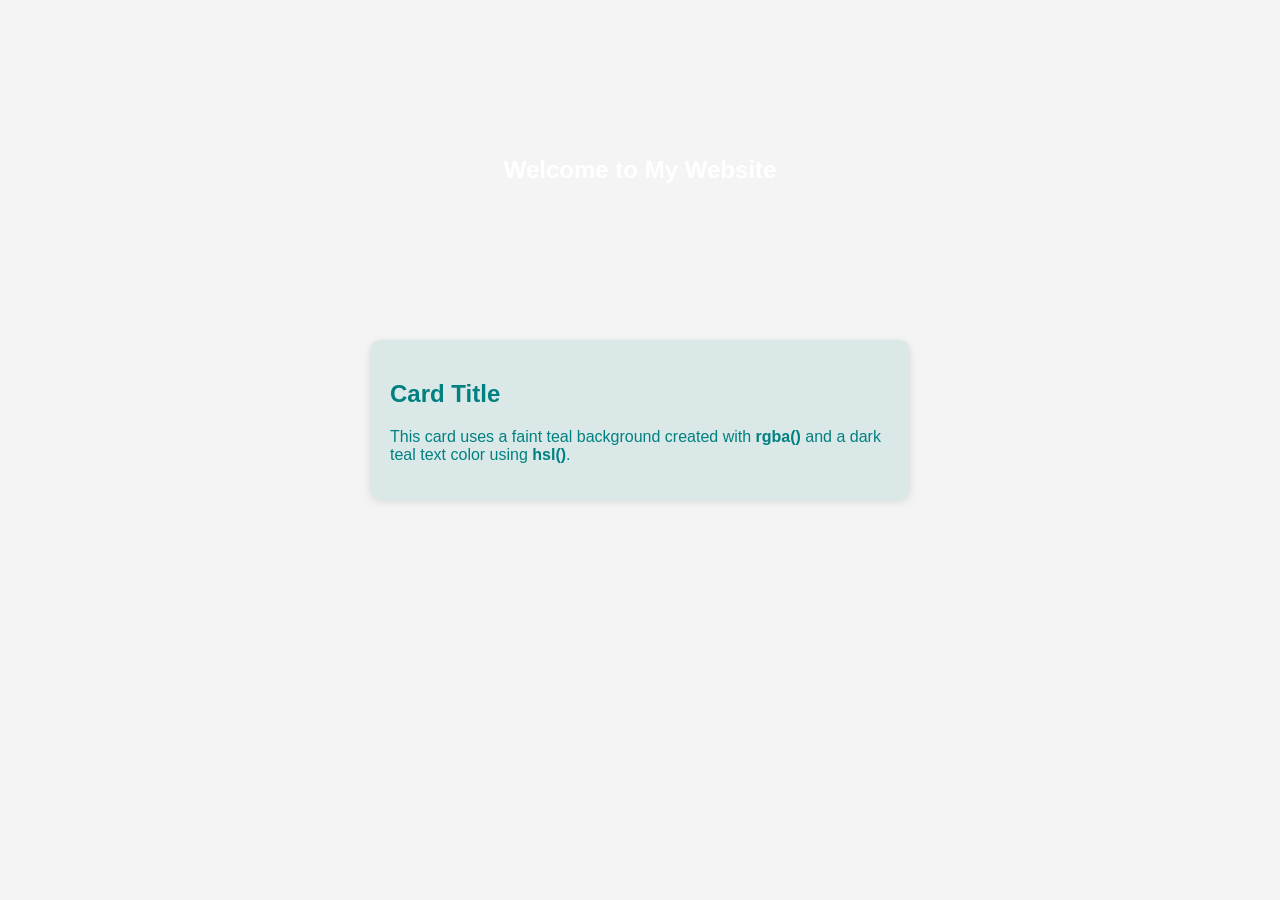
<file: background/index.html>
<!DOCTYPE html>
<html lang="en">
<head>
    <meta charset="UTF-8">
    <title>CSS Color Example</title>

    <style>
        body{
            background-color:#f4f4f4;
            color:#333;
            font-family:Arial, sans-serif;
            margin:0;
            padding:20px;
        }

        .card{
            background-color:rgba(0,128,128,0.1);
            color:hsl(180,100%,25%);
            padding:20px;
            border-radius:10px;
            max-width:500px;
            margin:20px auto;
            box-shadow:0 2px 8px rgba(0,0,0,0.1);
        }

        .hero{
            background-image:url("https://picsum.photos/id/1018/800/400");
            background-size:cover;
            background-position:center;
            background-repeat:no-repeat;
            color:white;
            height:300px;
            display:flex;
            align-items:center;
            justify-content:center;
            text-align:center;
            border-radius:10px;
            margin-bottom:20px;
        }

        .hero h1{
            background:transparent;
            padding:10px 20px;
            border-radius:5px;
        }
    </style>
</head>

<body>

<section class="hero">
    <h1>Welcome to My Website</h1>
</section>

<div class="card">
    <h2>Card Title</h2>

    <p>
        This card uses a faint teal background created with
        <strong>rgba()</strong> and a dark teal text color using
        <strong>hsl()</strong>.
    </p>
</div>

</body>
</html>
</file>
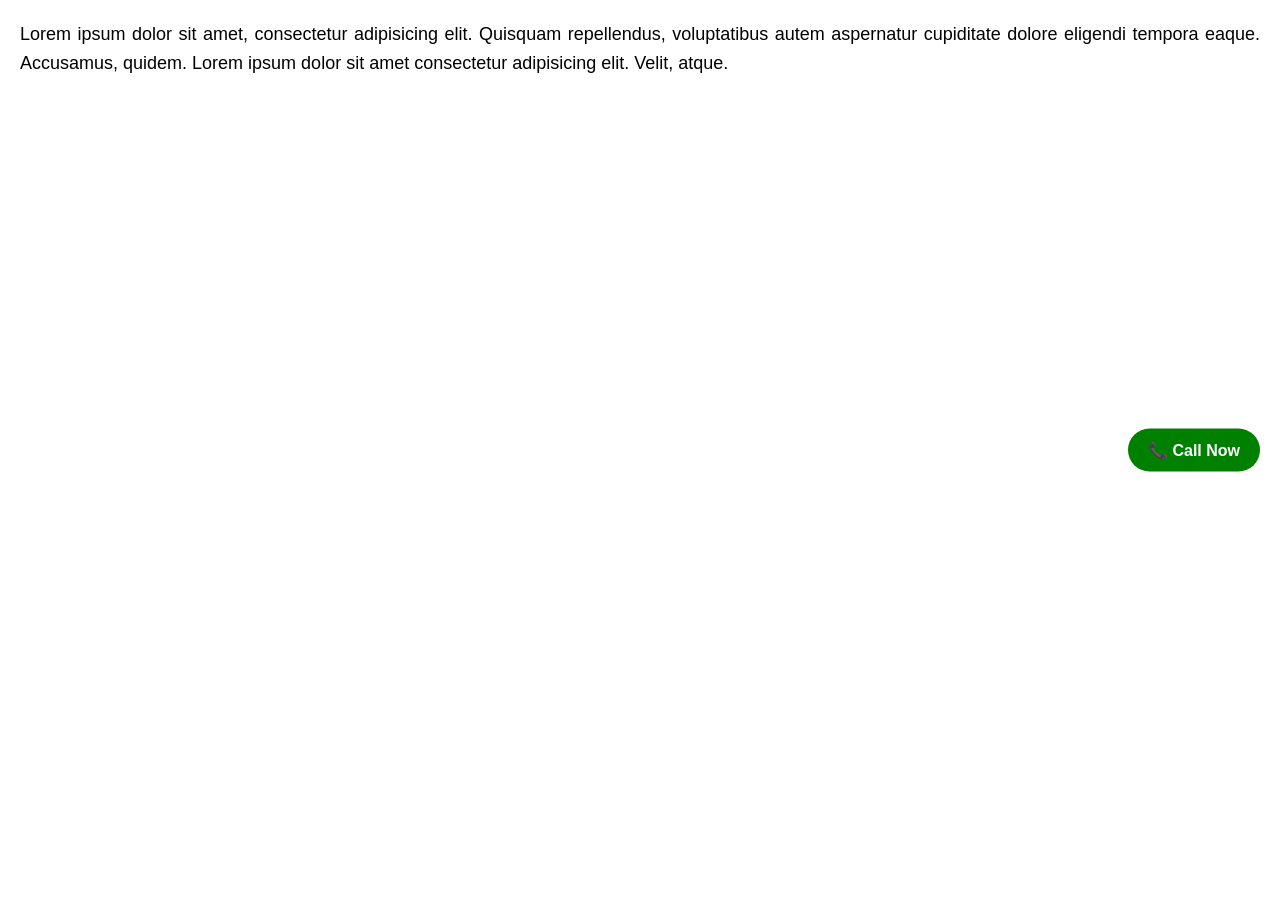
<file: boxModel/index.html>
<!DOCTYPE html>
<html>
<head>
<style>
body{
    font-family: Arial, sans-serif;
    margin: 20px;
}

p{
    font-size: 18px;
    line-height: 1.6;
    text-align: justify;
}

.call-box{
    position: fixed;
    right: 20px;
    top: 50%;
    transform: translateY(-50%);
    background: green;
    color: white;
    padding: 12px 20px;
    border-radius: 30px;
    font-weight: bold;
}
</style>
</head>

<body>

<p>
Lorem ipsum dolor sit amet, consectetur adipisicing elit. Quisquam
repellendus, voluptatibus autem aspernatur cupiditate dolore eligendi
tempora eaque. Accusamus, quidem. Lorem ipsum dolor sit amet consectetur
adipisicing elit. Velit, atque.
</p>

<div class="call-box">
📞 Call Now
</div>

</body>
</html>
</file>
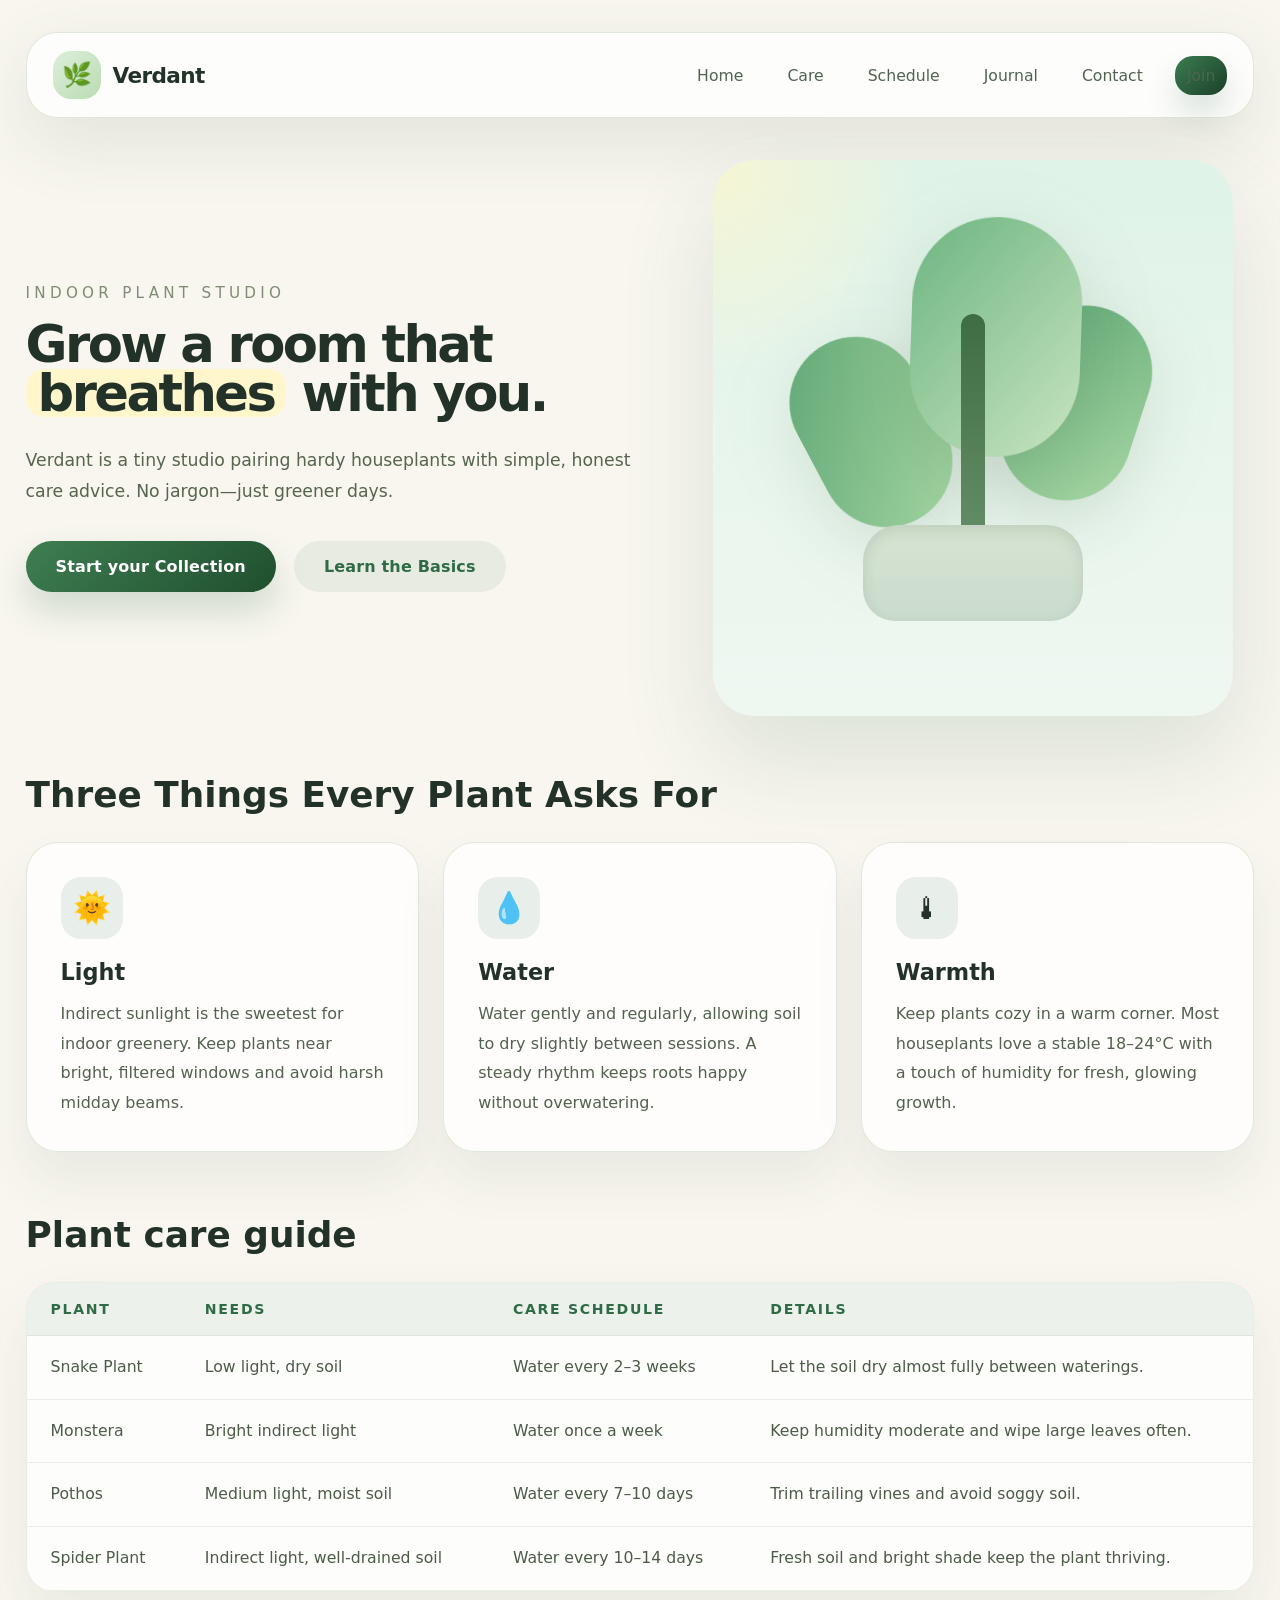
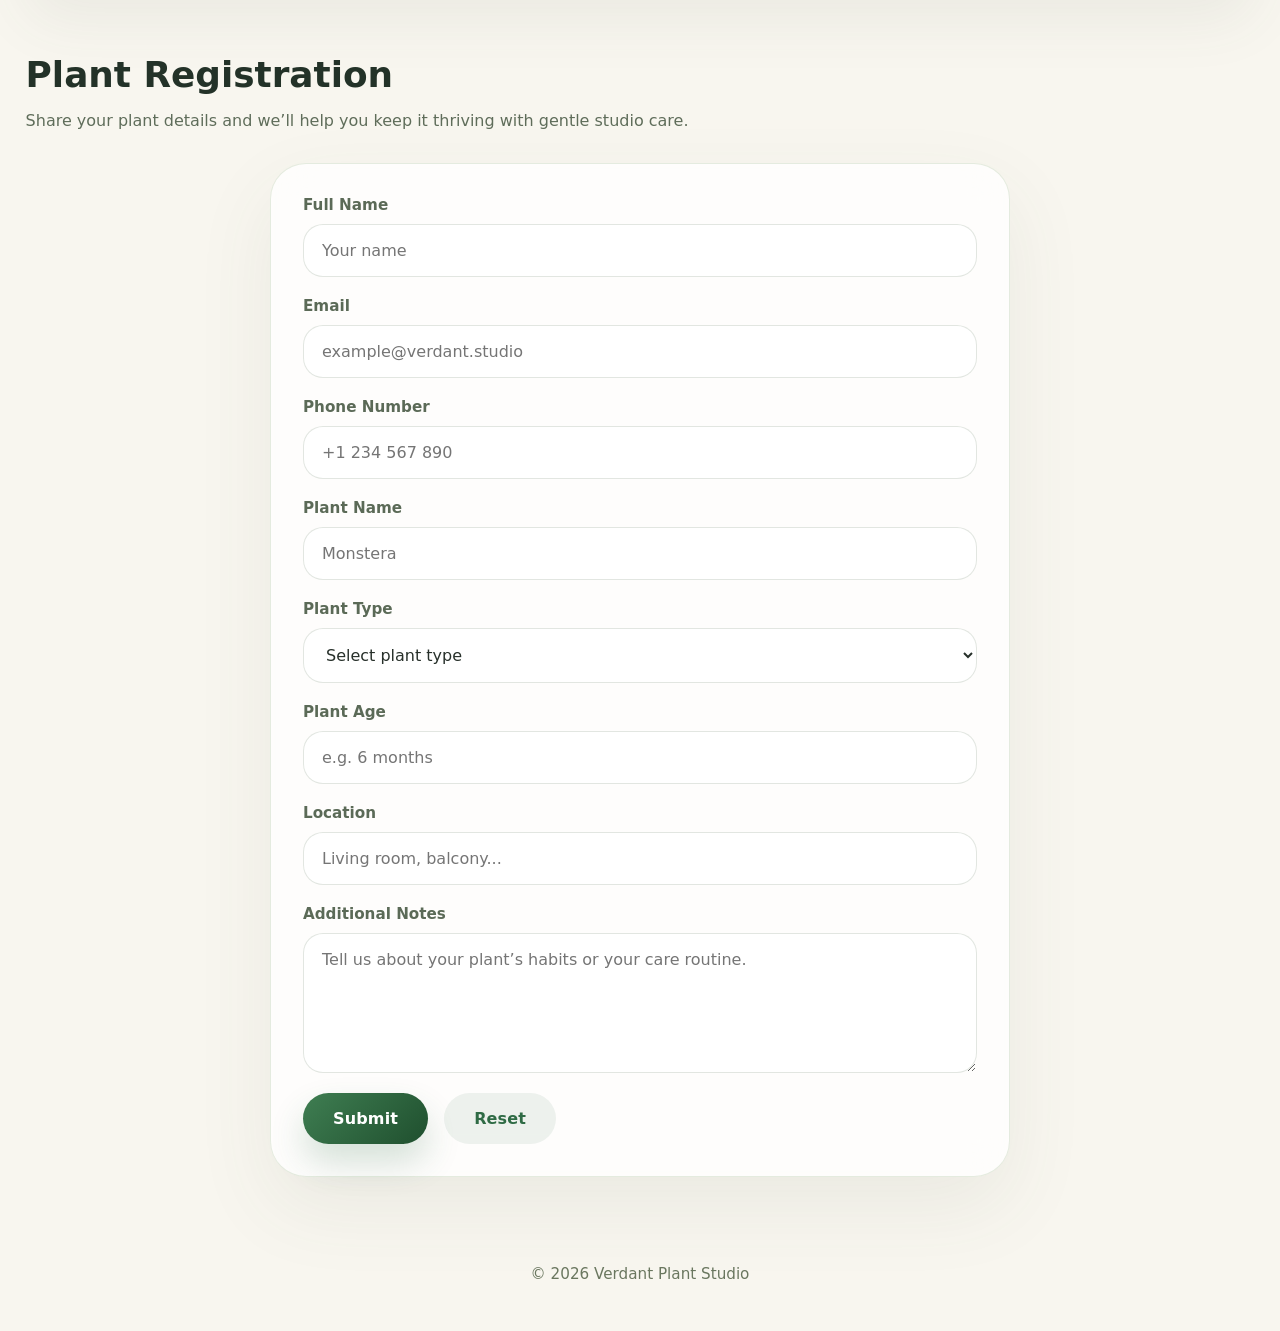
<file: project/index.html>
<!DOCTYPE html>
<html lang="en">
<head>
    <meta charset="UTF-8" />
    <meta name="viewport" content="width=device-width, initial-scale=1.0" />
    <title>Verdant Plant Studio</title>
    <style>
        :root {
            color-scheme: light;
            font-family: Inter, system-ui, -apple-system, BlinkMacSystemFont, "Segoe UI", sans-serif;
            font-size: 16px;
            color: #233228;
            background: #F8F6EF;
            --surface: rgba(255, 255, 255, 0.82);
            --surface-strong: rgba(255, 255, 255, 0.94);
            --border: rgba(145, 176, 132, 0.28);
            --shadow: 0 24px 70px rgba(72, 95, 75, 0.12);
            --accent: #2f6b45;
            --highlight: #fff6cc;
        }
        * { box-sizing: border-box; }
        html, body { margin: 0; min-height: 100%; }
        body { background: #F8F6EF; color: #233228; }
        img, svg { display: block; max-width: 100%; }
        button, a, input, select, textarea { font: inherit; }
        a { color: inherit; text-decoration: none; }
        .page-shell { width: min(1240px, 96%); margin: 0 auto; padding: 32px 0 48px; }
        .topbar { display: flex; align-items: center; justify-content: space-between; gap: 24px; padding: 18px 26px; border-radius: 32px; background: rgba(255,255,255,0.75); border: 1px solid var(--border); box-shadow: var(--shadow); backdrop-filter: blur(18px); margin-bottom: 42px; }
        .brand { display: flex; align-items: center; gap: 12px; }
        .brand-mark { width: 48px; height: 48px; border-radius: 18px; background: linear-gradient(135deg, #ddefdc, #b9dcb1); display: inline-flex; align-items: center; justify-content: center; font-size: 24px; }
        .brand-name { font-size: 1.35rem; font-weight: 700; letter-spacing: -0.03em; }
        .nav-links { display: flex; flex-wrap: wrap; align-items: center; gap: 20px; }
        .nav-links a { color: #4f6450; font-size: 0.98rem; padding: 10px 12px; border-radius: 18px; transition: transform 0.25s ease, background 0.25s ease, color 0.25s ease; }
        .nav-links a:hover, .nav-links a:focus-visible { transform: translateY(-2px); background: rgba(47,107,69,0.08); color: #2f6b45; }
        .nav-cta { color: #fff; background: linear-gradient(135deg, #3b7d4f, #1b3f2a); padding: 12px 24px; border-radius: 24px; box-shadow: 0 18px 30px rgba(47,107,69,0.18); }
        .hero { display: grid; grid-template-columns: minmax(0,1.1fr) minmax(360px,1fr); gap: 48px; align-items: center; margin-bottom: 60px; }
        .hero-copy { max-width: 620px; }
        .eyebrow { margin: 0 0 18px; color: #7f8d74; font-size: 0.95rem; letter-spacing: 0.28em; text-transform: uppercase; }
        .hero h1 { margin: 0; font-size: clamp(3rem, 4vw, 4.8rem); line-height: 0.95; letter-spacing: -0.05em; max-width: 760px; }
        .hero h1 span { display: inline-flex; background: var(--highlight); border-radius: 18px; padding: 0 12px; }
        .hero-text { margin: 28px 0 34px; max-width: 610px; font-size: 1.08rem; line-height: 1.8; color: #56654d; }
        .hero-actions { display: flex; flex-wrap: wrap; gap: 18px; }
        .btn { display: inline-flex; align-items: center; justify-content: center; border: none; border-radius: 999px; padding: 16px 30px; font-weight: 700; letter-spacing: 0.01em; transition: transform 0.25s ease, box-shadow 0.25s ease, background 0.25s ease; cursor: pointer; }
        .btn-primary { background: linear-gradient(135deg, #3f7e52, #1f4f2e); color: white; box-shadow: 0 18px 35px rgba(47,107,69,0.2); }
        .btn-secondary { background: rgba(47,107,69,0.08); color: #2f6b45; }
        .btn:hover { transform: translateY(-3px); }
        .hero-visual { display: grid; place-items: center; }
        .visual-card { position: relative; width: min(100%,520px); aspect-ratio: 1/1.07; border-radius: 42px; padding: 38px; background: linear-gradient(180deg, #dff3e8 0%, #e6f5eb 38%, #eff7f1 100%); box-shadow: 0 40px 95px rgba(47,107,69,0.14); overflow: hidden; }
        .visual-card::before { content: ""; position: absolute; inset: 0; background: radial-gradient(circle at top left, rgba(255,246,204,0.75), transparent 28%); }
        .visual-glow { position: absolute; inset: 18% 10% auto auto; width: 260px; height: 260px; border-radius: 50%; background: radial-gradient(circle, rgba(255,255,255,0.9), transparent 55%); filter: blur(14px); }
        .plant-illustration { position: relative; width: 100%; height: 100%; display: grid; place-items: center; }
        .leaf, .stem, .pot { position: absolute; border-radius: 999px; transition: transform 0.4s ease; }
        .leaf-one, .leaf-two, .leaf-three { width: 132px; height: 198px; background: linear-gradient(130deg, #5fa775, #a7d7a4); filter: drop-shadow(0 20px 35px rgba(70,103,72,0.18)); }
        .leaf-one { transform: rotate(-28deg); left: 12%; top: 28%; }
        .leaf-two { transform: rotate(18deg); right: 12%; top: 22%; }
        .leaf-three { width: 170px; height: 240px; background: linear-gradient(130deg, #6db580, #c8e4c1); transform: rotate(2deg); left: 36%; top: 4%; }
        .stem { width: 24px; height: 240px; background: linear-gradient(180deg, #3f6d42, #668f69); bottom: 26%; left: 50%; transform: translateX(-50%); }
        .pot { width: 220px; height: 96px; background: linear-gradient(180deg, #d8e4d3, #c9dbcc); bottom: 12%; left: 50%; transform: translateX(-50%); border-radius: 36px 36px 32px 32px; box-shadow: inset 0 6px 14px rgba(29,68,38,0.12); }
        .visual-card:hover .leaf-one { transform: rotate(-32deg) translateY(-6px); }
        .visual-card:hover .leaf-two { transform: rotate(22deg) translateY(-8px); }
        .visual-card:hover .leaf-three { transform: rotate(4deg) translateY(-6px); }
        .three-asks { margin-bottom: 64px; }
        .section-header { margin-bottom: 28px; }
        .section-header h2 { margin: 0; font-size: clamp(2rem, 2.8vw, 3rem); line-height: 1.05; }
        .cards-grid { display: grid; grid-template-columns: repeat(3, minmax(220px, 1fr)); gap: 24px; }
        .info-card { background: rgba(255,255,255,0.8); border: 1px solid var(--border); border-radius: 32px; padding: 34px; box-shadow: 0 28px 50px rgba(72,95,75,0.08); transition: transform 0.3s ease, box-shadow 0.3s ease; }
        .info-card:hover { transform: translateY(-10px); box-shadow: 0 36px 60px rgba(72,95,75,0.16); }
        .icon { width: 62px; height: 62px; display: grid; place-items: center; margin-bottom: 20px; border-radius: 20px; background: rgba(47,107,69,0.1); font-size: 1.9rem; }
        .info-card h3 { margin: 0 0 14px; font-size: 1.4rem; }
        .info-card p { margin: 0; line-height: 1.85; color: #53614f; }
        .guide-table { margin-bottom: 64px; }
        .table-wrap { overflow-x: auto; border-radius: 28px; background: rgba(255,255,255,0.75); border: 1px solid rgba(145,176,132,0.2); box-shadow: 0 28px 60px rgba(72,95,75,0.08); }
        .guide-table-inner { width: 100%; border-collapse: collapse; min-width: 720px; }
        .guide-table-inner th, .guide-table-inner td { padding: 18px 24px; border-bottom: 1px solid rgba(145,176,132,0.18); }
        .guide-table-inner thead { background: rgba(47,107,69,0.08); }
        .guide-table-inner th { color: #2f6b45; font-size: 0.88rem; font-weight: 700; letter-spacing: 0.12em; text-transform: uppercase; text-align: left; }
        .guide-table-inner td { color: #4c5b48; font-size: 0.98rem; line-height: 1.7; }
        .guide-table-inner tbody tr:hover { background: rgba(47,107,69,0.05); }
        .registration { margin-bottom: 72px; }
        .registration-header p { margin: 14px 0 0; max-width: 680px; color: #5f6d5a; line-height: 1.75; }
        .registration-grid { display: grid; grid-template-columns: 1fr; justify-items: center; gap: 26px; }
        .plant-form { width: min(100%, 740px); background: rgba(255,255,255,0.78); border: 1px solid rgba(145,176,132,0.24); border-radius: 36px; padding: 32px; box-shadow: 0 30px 80px rgba(72,95,75,0.08); backdrop-filter: blur(20px); }
        .form-row { display: grid; gap: 10px; margin-bottom: 20px; }
        .form-row label { color: #5b6a57; font-size: 0.95rem; font-weight: 600; }
        .form-row input, .form-row select, .form-row textarea { width: 100%; border: 1px solid rgba(94,119,88,0.18); border-radius: 20px; padding: 16px 18px; background: rgba(255,255,255,0.95); color: #27302a; outline: none; transition: border-color 0.2s ease, box-shadow 0.2s ease; }
        .form-row input:focus, .form-row select:focus, .form-row textarea:focus { border-color: rgba(47,107,69,0.45); box-shadow: 0 0 0 4px rgba(178,219,173,0.18); }
        textarea { resize: vertical; min-height: 140px; }
        .form-full { grid-column: 1 / -1; }
        .form-actions { display: flex; flex-wrap: wrap; gap: 16px; margin-top: 8px; }
        .btn-reset { background: rgba(47,107,69,0.08); color: #2f6b45; }
        .site-footer { text-align: center; color: #6a775f; padding: 16px 0 0; font-size: 0.95rem; }
        @media (max-width: 1040px) { .hero { grid-template-columns: 1fr; } }
        @media (max-width: 860px) { .topbar { flex-direction: column; align-items: stretch; } .nav-links { justify-content: center; } .cards-grid { grid-template-columns: 1fr; } }
        @media (max-width: 680px) { .page-shell { padding: 24px 0 40px; } .topbar { padding: 20px; } .hero h1 { font-size: 2.8rem; } .hero-text { font-size: 1rem; } .hero-actions { flex-direction: column; align-items: stretch; } .btn { width: 100%; } .visual-card { padding: 28px; } .form-row { margin-bottom: 18px; } }
        @media (max-width: 520px) { .topbar { padding: 18px; } .brand-name { font-size: 1.2rem; } .section-header h2 { font-size: 2rem; } }
    </style>
</head>
<body>
    <div class="page-shell">
        <header class="topbar">
            <div class="brand">
                <span class="brand-mark">🌿</span>
                <span class="brand-name">Verdant</span>
            </div>
            <nav class="nav-links">
                <a href="#">Home</a>
                <a href="#">Care</a>
                <a href="#">Schedule</a>
                <a href="#">Journal</a>
                <a href="#">Contact</a>
                <a href="#" class="nav-cta">Join</a>
            </nav>
        </header>
        <main>
            <section class="hero">
                <div class="hero-copy">
                    <p class="eyebrow">INDOOR PLANT STUDIO</p>
                    <h1>Grow a room that <span>breathes</span> with you.</h1>
                    <p class="hero-text">Verdant is a tiny studio pairing hardy houseplants with simple, honest care advice. No jargon—just greener days.</p>
                    <div class="hero-actions">
                        <a href="#" class="btn btn-primary">Start your Collection</a>
                        <a href="#" class="btn btn-secondary">Learn the Basics</a>
                    </div>
                </div>
                <div class="hero-visual">
                    <div class="visual-card">
                        <div class="visual-glow"></div>
                        <div class="plant-illustration">
                            <div class="leaf leaf-one"></div>
                            <div class="leaf leaf-two"></div>
                            <div class="leaf leaf-three"></div>
                            <div class="stem"></div>
                            <div class="pot"></div>
                        </div>
                    </div>
                </div>
            </section>
            <section class="three-asks">
                <div class="section-header">
                    <h2>Three Things Every Plant Asks For</h2>
                </div>
                <div class="cards-grid">
                    <article class="info-card">
                        <div class="icon">🌞</div>
                        <h3>Light</h3>
                        <p>Indirect sunlight is the sweetest for indoor greenery. Keep plants near bright, filtered windows and avoid harsh midday beams.</p>
                    </article>
                    <article class="info-card">
                        <div class="icon">💧</div>
                        <h3>Water</h3>
                        <p>Water gently and regularly, allowing soil to dry slightly between sessions. A steady rhythm keeps roots happy without overwatering.</p>
                    </article>
                    <article class="info-card">
                        <div class="icon">🌡</div>
                        <h3>Warmth</h3>
                        <p>Keep plants cozy in a warm corner. Most houseplants love a stable 18–24°C with a touch of humidity for fresh, glowing growth.</p>
                    </article>
                </div>
            </section>
            <section class="guide-table">
                <div class="section-header">
                    <h2>Plant care guide</h2>
                </div>
                <div class="table-wrap">
                    <table class="guide-table-inner">
                        <thead>
                            <tr>
                                <th>Plant</th>
                                <th>Needs</th>
                                <th>Care schedule</th>
                                <th>Details</th>
                            </tr>
                        </thead>
                        <tbody>
                            <tr>
                                <td>Snake Plant</td>
                                <td>Low light, dry soil</td>
                                <td>Water every 2–3 weeks</td>
                                <td>Let the soil dry almost fully between waterings.</td>
                            </tr>
                            <tr>
                                <td>Monstera</td>
                                <td>Bright indirect light</td>
                                <td>Water once a week</td>
                                <td>Keep humidity moderate and wipe large leaves often.</td>
                            </tr>
                            <tr>
                                <td>Pothos</td>
                                <td>Medium light, moist soil</td>
                                <td>Water every 7–10 days</td>
                                <td>Trim trailing vines and avoid soggy soil.</td>
                            </tr>
                            <tr>
                                <td>Spider Plant</td>
                                <td>Indirect light, well-drained soil</td>
                                <td>Water every 10–14 days</td>
                                <td>Fresh soil and bright shade keep the plant thriving.</td>
                            </tr>
                        </tbody>
                    </table>
                </div>
            </section>
            <section class="registration">
                <div class="section-header registration-header">
                    <h2>Plant Registration</h2>
                    <p>Share your plant details and we’ll help you keep it thriving with gentle studio care.</p>
                </div>
                <div class="registration-grid">
                    <form class="plant-form">
                        <div class="form-row">
                            <label for="fullName">Full Name</label>
                            <input id="fullName" name="fullName" type="text" required placeholder="Your name" />
                        </div>
                        <div class="form-row">
                            <label for="email">Email</label>
                            <input id="email" name="email" type="email" required placeholder="example@verdant.studio" />
                        </div>
                        <div class="form-row">
                            <label for="phone">Phone Number</label>
                            <input id="phone" name="phone" type="tel" required placeholder="+1 234 567 890" />
                        </div>
                        <div class="form-row">
                            <label for="plantName">Plant Name</label>
                            <input id="plantName" name="plantName" type="text" required placeholder="Monstera" />
                        </div>
                        <div class="form-row">
                            <label for="plantType">Plant Type</label>
                            <select id="plantType" name="plantType" required>
                                <option value="" disabled selected>Select plant type</option>
                                <option>Foliage</option>
                                <option>Succulent</option>
                                <option>Blooming</option>
                                <option>Air plant</option>
                                <option>Herb</option>
                            </select>
                        </div>
                        <div class="form-row">
                            <label for="plantAge">Plant Age</label>
                            <input id="plantAge" name="plantAge" type="text" placeholder="e.g. 6 months" />
                        </div>
                        <div class="form-row">
                            <label for="location">Location</label>
                            <input id="location" name="location" type="text" placeholder="Living room, balcony..." />
                        </div>
                        <div class="form-row form-full">
                            <label for="notes">Additional Notes</label>
                            <textarea id="notes" name="notes" rows="4" placeholder="Tell us about your plant’s habits or your care routine."></textarea>
                        </div>
                        <div class="form-actions">
                            <button type="submit" class="btn btn-primary">Submit</button>
                            <button type="reset" class="btn btn-reset">Reset</button>
                        </div>
                    </form>
                </div>
            </section>
        </main>
        <footer class="site-footer">© 2026 Verdant Plant Studio</footer>
    </div>
</body>
</html>
</file>
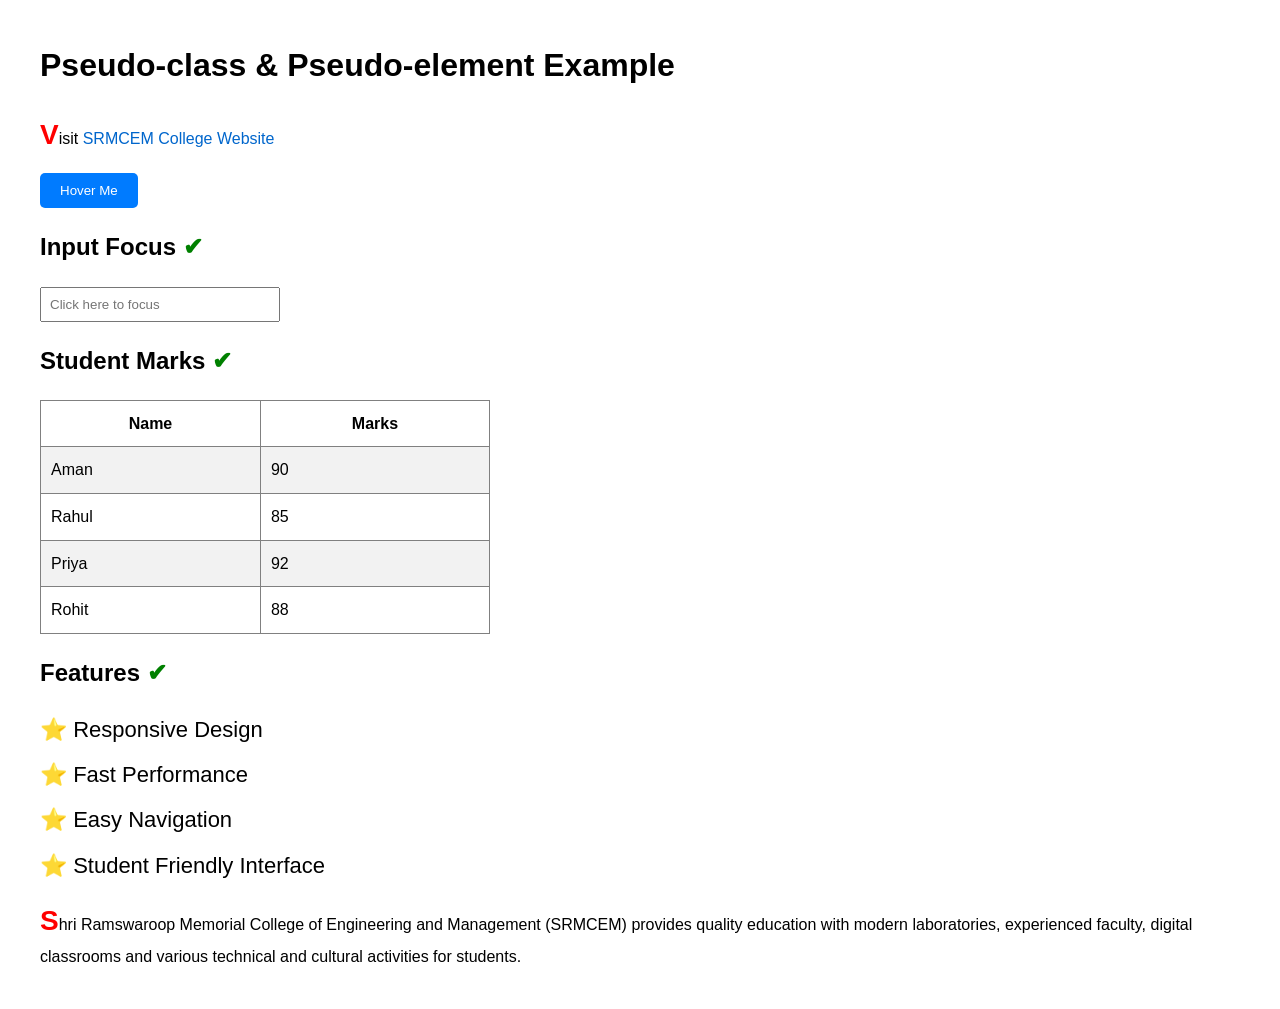
<file: psudo/index.html>
<!DOCTYPE html>
<html lang="en">
<head>
<meta charset="UTF-8">
<meta name="viewport" content="width=device-width, initial-scale=1.0">
<title>Pseudo Class & Pseudo Element Example</title>

<style>
body{
    font-family: Arial, sans-serif;
    margin:40px;
    line-height:1.6;
}

/* Link */
a{
    color:#0066cc;
    text-decoration:none;
}

a:hover{
    color:red;
    text-decoration:underline;
}

/* Button */
button{
    background:#007BFF;
    color:white;
    border:none;
    padding:10px 20px;
    border-radius:5px;
    cursor:pointer;
}

button:hover{
    background:green;
}

/* Input */
input{
    padding:8px;
    width:220px;
}

input:focus{
    border:2px solid red;
    background:#ffffcc;
    outline:none;
}

/* Table */
table{
    border-collapse:collapse;
    width:450px;
    margin-top:15px;
}

table,th,td{
    border:1px solid gray;
}

th,td{
    padding:10px;
}

tr:nth-child(even){
    background:#f2f2f2;
}

/* Features */
ul{
    list-style:none;
    padding-left:0;
}

li{
    font-size:22px;
    margin:10px 0;
}

li::before{
    content:"⭐ ";
    color:gold;
}

li:hover{
    color:blue;
}

/* Heading */
h2::after{
    content:" ✔";
    color:green;
}

/* Paragraph */
p::first-letter{
    font-size:28px;
    color:red;
    font-weight:bold;
}
</style>

</head>
<body>

<h1>Pseudo-class & Pseudo-element Example</h1>

<p>
Visit
<a href="https://srmcem.ac.in" target="_blank">
SRMCEM College Website
</a>
</p>

<button>Hover Me</button>

<h2>Input Focus</h2>

<input type="text" placeholder="Click here to focus">

<h2>Student Marks</h2>

<table>
<tr>
<th>Name</th>
<th>Marks</th>
</tr>

<tr>
<td>Aman</td>
<td>90</td>
</tr>

<tr>
<td>Rahul</td>
<td>85</td>
</tr>

<tr>
<td>Priya</td>
<td>92</td>
</tr>

<tr>
<td>Rohit</td>
<td>88</td>
</tr>
</table>

<h2>Features</h2>

<ul>
<li>Responsive Design</li>
<li>Fast Performance</li>
<li>Easy Navigation</li>
<li>Student Friendly Interface</li>
</ul>

<p>
Shri Ramswaroop Memorial College of Engineering and Management (SRMCEM) provides quality education with modern laboratories, experienced faculty, digital classrooms and various technical and cultural activities for students.
</p>

</body>
</html>
</file>
